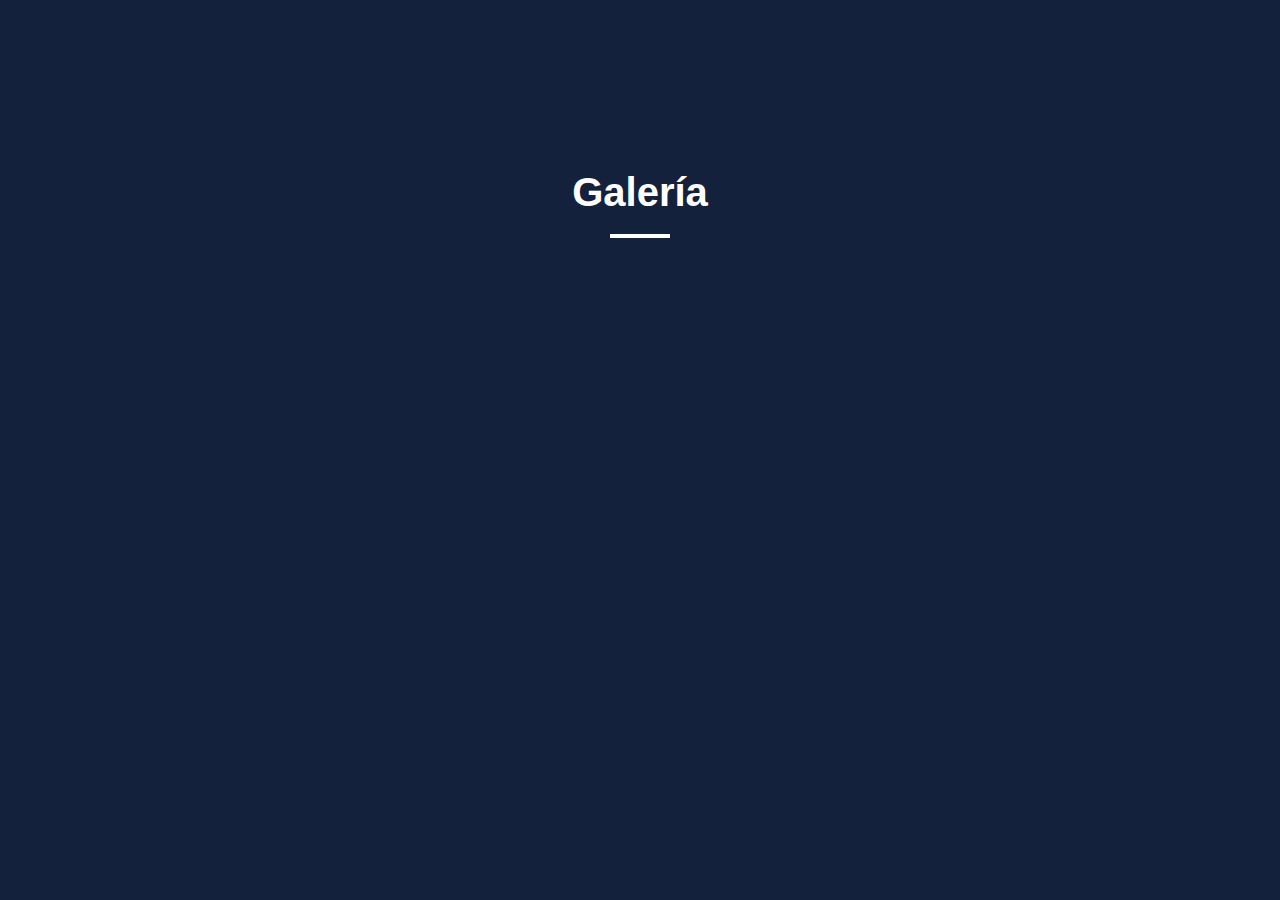
<file: blockes-html/galeria.html>
<!DOCTYPE html>
<html lang="es">
<head>
    <meta charset="UTF-8">
    <meta name="viewport" content="width=device-width, initial-scale=1.0">
    <title>Moldesa</title>
   <link rel="stylesheet" href="../css/style.css">
  </head>
<body>
    
<!-- Seccion Galería -->  
<section id="galeria" class="section">
        <h2 class="section-title-center animate-on-scroll">Galería</h2>
        <div class="gallery-grid">
            <div class="gallery-item animate-on-scroll"></div>
            <div class="gallery-item animate-on-scroll"></div>
            <div class="gallery-item animate-on-scroll"></div>
            <div class="gallery-item animate-on-scroll"></div>
            <div class="gallery-item animate-on-scroll"></div>
            <div class="gallery-item animate-on-scroll"></div>
            <div class="gallery-item animate-on-scroll"></div>
            <div class="gallery-item animate-on-scroll"></div>
        </div>
</section>

</body>
</html>
</file>
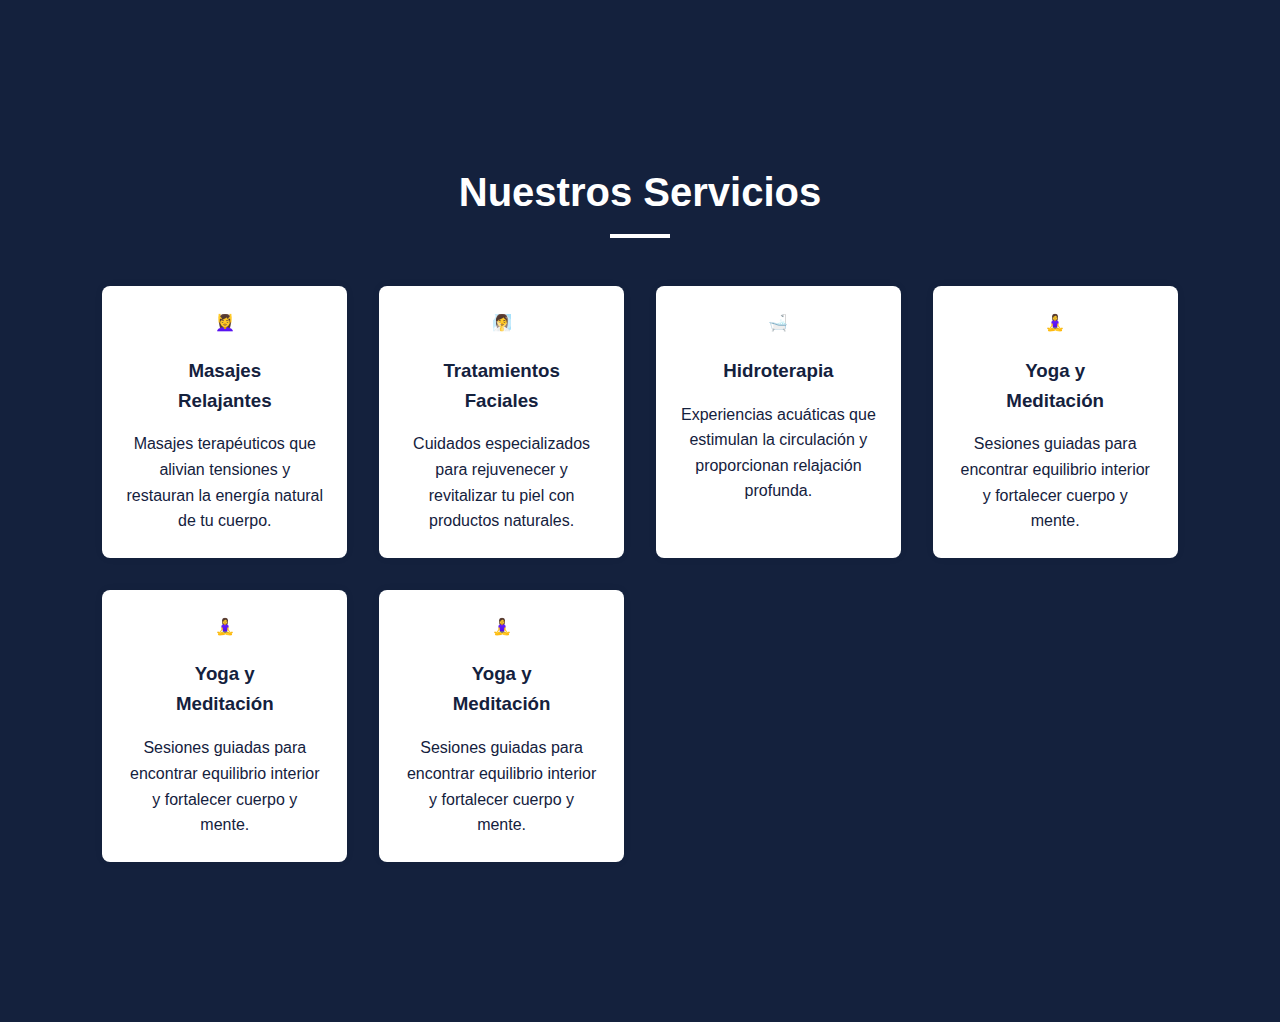
<file: blockes-html/servicios.html>
<!DOCTYPE html>
<html lang="es">
<head>
    <meta charset="UTF-8">
    <meta name="viewport" content="width=device-width, initial-scale=1.0">
    <title>Moldesa</title>
   <link rel="stylesheet" href="../css/style.css">
</head>
<body>
    
<!-- Seccion Servicios -->  
<section id="servicios" class="section">
        <h2 class="section-title-center animate-on-scroll">Nuestros Servicios</h2>
        <div class="services-grid">
            <div class="service-card animate-on-scroll">
                <div class="service-icon">💆‍♀️</div>
                <h3>Masajes Relajantes</h3>
                <p>Masajes terapéuticos que alivian tensiones y restauran la energía natural de tu cuerpo.</p>
            </div>
            <div class="service-card animate-on-scroll">
                <div class="service-icon">🧖‍♀️</div>
                <h3>Tratamientos Faciales</h3>
                <p>Cuidados especializados para rejuvenecer y revitalizar tu piel con productos naturales.</p>
            </div>
            <div class="service-card animate-on-scroll">
                <div class="service-icon">🛁</div>
                <h3>Hidroterapia</h3>
                <p>Experiencias acuáticas que estimulan la circulación y proporcionan relajación profunda.</p>
            </div>
            <div class="service-card animate-on-scroll">
                <div class="service-icon">🧘‍♀️</div>
                <h3>Yoga y Meditación</h3>
                <p>Sesiones guiadas para encontrar equilibrio interior y fortalecer cuerpo y mente.</p>
            </div>
             <div class="service-card animate-on-scroll">
                <div class="service-icon">🧘‍♀️</div>
                <h3>Yoga y Meditación</h3>
                <p>Sesiones guiadas para encontrar equilibrio interior y fortalecer cuerpo y mente.</p>
            </div>
             <div class="service-card animate-on-scroll">
                <div class="service-icon">🧘‍♀️</div>
                <h3>Yoga y Meditación</h3>
                <p>Sesiones guiadas para encontrar equilibrio interior y fortalecer cuerpo y mente.</p>
            </div>
        </div>
</section>

</body>
</html>
</file>
<file: css/style.css>
* {
    margin: 0;
    padding: 0;
    box-sizing: border-box;
}

:root {
  --primary-color: #14213d;          /* Azul oscuro */
  --secondary-color: #fca311;        /* Naranja */
  --accent-color: #e5e5e5;           /* Gris claro */
  --text-dark: #000000;              /* Negro */
  --text-light: #ffffff;             /* Blanco */
  --gradient-primary: linear-gradient(135deg, #7e6e4d 0%, #223e79 100%);
  --gradient-secondary: linear-gradient(135deg, #fca311 0%, #e5e5e5 100%);
  --shadow-soft: 0 10px 40px rgba(0, 0, 0, 0.1);
  --shadow-strong: 0 20px 60px rgba(0, 0, 0, 0.15);
}

html {
  scroll-behavior: smooth;
}

body {
    font-family: 'Segoe UI', Tahoma, Geneva, Verdana, sans-serif;
    line-height: 1.6;
    color: var(--text-dark);
    overflow-x: hidden;
    background-color: var(--primary-color);
}

p {
  color: var(--text-light);
}

/* Header fijo */
.fijo {
  position: fixed;
  top: 0;
  left: 0;
  width: 100%;
  background-color: var(--primary-color);
  z-index: 999;
  padding: 1rem 5%;
  box-shadow: var(--shadow-soft);
}
nav {
  display: flex;
  align-items: center;
  justify-content: space-between;
}
.logo {
  display: flex;
  align-items: center;
  gap: 0.5rem;
  color: var(--text-light);
  font-size: 1.2rem;
  font-weight: bold;
  text-decoration: none;
}

.logo img {
  height: 35px; /* Ajusta el tamaño del logo aquí */
  width: auto;
}

.logo-footer {
  display: flex;
  gap: 0.5rem;
  color: var(--text-light);
  font-size: 1.2rem;
  font-weight: bold;
  text-decoration: none;
  justify-content: center
}


.logo-footer img {
  height: 35px; /* Ajusta el tamaño del logo aquí */
  width: auto;
}

.icon-redessociales-footer {
  height: 24px; /* Ajusta el tamaño del logo aquí */
  width: auto;
}

footer p {
  font-size: small;
  padding-top: 50px;
}
/* Enlaces visibles por defecto (en desktop) */
.nav-links {
  display: flex;
  list-style: none;
  gap: 2rem;
}

.nav-links li a {
  color: white;
  text-decoration: none;
  font-weight: bold;
  transition: color 0.3s;
}

.nav-links li a:hover {
  color: var(--secondary-color);
}

/* Botón hamburguesa oculto por defecto */
.menu-toggle {
  display: none;
  flex-direction: column;
  justify-content: space-between;
  width: 30px;
  height: 22px;
  background: none;
  border: none;
  cursor: pointer;
  z-index: 1100;
}

.bar {
  height: 3px;
  width: 100%;
  background-color: var(--text-light);
  border-radius: 2px;
  transition: all 0.3s ease;
}

/* Animación al presionar */
.menu-toggle.active .top-bar {
  transform: rotate(45deg) translate(5px, 5px);
}

.menu-toggle.active .middle-bar {
  opacity: 0;
}

.menu-toggle.active .bottom-bar {
  transform: rotate(-45deg) translate(5px, -5px);
}

/* Hero Section */
/* Hero Section - Completamente Responsivo */
.hero {
  position: relative;
  min-height: 100vh;
  display: flex;
  align-items: center;
  justify-content: center;
  padding: 3rem 5%;
  background-image: url('https://res.cloudinary.com/dliredzt9/image/upload/v1754085423/fondo-hero_t03t7k.jpg');
  background-size: cover;
  background-position: center;
  background-repeat: no-repeat;
  background-attachment: fixed; /* Cambiado de fixed a scroll para móviles */
  z-index: 1;
}

.hero::before {
  content: '';
  position: absolute;
  inset: 0;
  background-color: rgba(0, 0, 0, 0.5); /* Gris oscuro semitransparente */
  z-index: -1;
}

.hero-grid {
  position: relative;
  z-index: 3;
  display: grid;
  grid-template-columns: 1fr 1fr;
  align-items: center;
  gap: 2rem;
  max-width: 1200px;
  width: 100%;
}

.hero-text {
  display: flex;
  flex-direction: column;
  padding-top: 80px;
}

.hero-text span {
   font-weight: bold;
  font-size: clamp(2rem, 8vw, 6rem); /* Responsivo con clamp */
  color: var(--text-light);
  text-shadow: 2px 2px 4px rgba(74, 74, 74, 0.7);
  line-height: 1.1;
}

.hero-text h1 {
  font-size: clamp(1.2rem, 3vw, 1.8rem); /* Responsivo con clamp */
  margin: 1rem 0 2rem;
  color: var(--text-light);
  text-shadow: 2px 2px 4px rgba(74, 74, 74, 0.7);
  line-height: 1.4;
}

.hero-image {
  width: 100%;
  height: auto;
  display: flex;
  justify-content: center;
  align-items: center;
  padding-top: 80px;
}

.hero-image img {
  width: 100%;
  max-width: 500px;
  height: auto;
  object-fit: contain;
  border-radius: 10px;
}

/* Botones CTA */
.cta-button-1 {
  display: inline-block;
  margin-top: 2rem;
  background: var(--gradient-primary);
  color: var(--text-light);
  padding: 1rem 2rem;
  text-decoration: none;
  border-radius: 50px;
  font-weight: bold;
  transition: all 0.3s ease;
  box-shadow: var(--shadow-soft);
  text-align: center;
  max-width: 200px;
}

.cta-button-1:hover {
  transform: translateY(-5px);
  box-shadow: var(--shadow-strong);
}

.cta-button-2 {
  display: none;
  margin-top: 2rem;
  background: var(--gradient-primary);
  color: var(--text-light);
  padding: 1rem 2rem;
  text-decoration: none;
  border-radius: 50px;
  font-weight: bold;
  transition: all 0.3s ease;
  box-shadow: var(--shadow-soft);
  text-align: center;
  grid-column: 1 / -1;
  justify-self: center;
  max-width: 200px;
}

.cta-button-2:hover {
  transform: translateY(-5px);
  box-shadow: var(--shadow-strong);
}
.icon-wrapper {
  display: inline-flex;
  align-items: center;
  justify-content: center;
  margin-left: 0.5rem;
  flex-shrink: 0;
}

.whatsapp-icon {
  width: 18px;
  height: 18px;
  min-width: 18px;
  min-height: 18px;
  filter: brightness(0) invert(1);
  object-fit: contain;
}
/* Secciones */
.section {
    padding: 10rem 8%;
    max-width: 1400px;
    margin: 0 auto;
    background-color: var(--primary-color);
}

.section-moldes p {
  color: var(--primary-color);
}

.section-title-izquierdo {
    text-align: left;
    font-size: 2.5rem;
    margin-bottom: 3rem;
    color: var(--text-light);
    position: relative;
}

.section-title-center {
    text-align: center;
    font-size: 2.5rem;
    margin-bottom: 3rem;
    color: var(--text-light);
    position: relative;
}

.section-title-izquierdo::after,
.section-title-center::after {
  content: "";
  display: block;
  width: 60px;           /* Largo del subrayado */
  height: 4px;           /* Alto del subrayado */
  background-color: var(--text-light); /* Mismo color que el título */
  margin-top: 10px;
}

.section-title-izquierdo::after {
  text-align: left;
}

.section-title-center::after {
  margin-left: auto;
  margin-right: auto;
}



/* Nosotros */
.section-nosotros {
background-color: #14213D;
background-image: url("data:image/svg+xml,%3Csvg xmlns='http://www.w3.org/2000/svg' width='100%25' height='100%25' viewBox='0 0 2 1'%3E%3Cdefs%3E%3ClinearGradient id='a' gradientUnits='userSpaceOnUse' x1='0' x2='0' y1='0' y2='1'%3E%3Cstop offset='0' stop-color='%2314213D'/%3E%3Cstop offset='1' stop-color='%232B4784'/%3E%3C/linearGradient%3E%3ClinearGradient id='b' gradientUnits='userSpaceOnUse' x1='0' y1='0' x2='0' y2='1'%3E%3Cstop offset='0' stop-color='%233E66BD' stop-opacity='0'/%3E%3Cstop offset='1' stop-color='%233E66BD' stop-opacity='1'/%3E%3C/linearGradient%3E%3ClinearGradient id='c' gradientUnits='userSpaceOnUse' x1='0' y1='0' x2='2' y2='2'%3E%3Cstop offset='0' stop-color='%233E66BD' stop-opacity='0'/%3E%3Cstop offset='1' stop-color='%233E66BD' stop-opacity='1'/%3E%3C/linearGradient%3E%3C/defs%3E%3Crect x='0' y='0' fill='url(%23a)' width='2' height='1'/%3E%3Cg fill-opacity='0.5'%3E%3Cpolygon fill='url(%23b)' points='0 1 0 0 2 0'/%3E%3Cpolygon fill='url(%23c)' points='2 1 2 0 0 0'/%3E%3C/g%3E%3C/svg%3E");
background-size: cover;
}
.about-content {
    display: grid;
    grid-template-columns: 1fr 1fr;
    gap: 3rem;
    align-items: center;
}

.about-text {
    font-size: 1.1rem;
    line-height: 1.8;
}

.about-image img{
    width: 100%;
    height: auto;
    border-radius: 20px;

}


/* Servicios */
.section-moldes {
  position: relative;
  align-items: center;
  justify-content: center;
  padding: 3rem 5%;
  background-image: url('https://res.cloudinary.com/dliredzt9/image/upload/v1754085423/fondo-hero_t03t7k.jpg');
  background-size: cover;
  background-position: center;
  background-repeat: no-repeat;
  background-attachment: fixed;
  z-index: 1;
}

.section-moldes::before {
  content: '';
  position: absolute;
  inset: 0;
  background-color: rgba(0, 0, 0, 0.71); /* Gris oscuro semitransparente */
  z-index: -1;
}

.services-grid {
  display: grid;
  grid-template-columns: repeat(4, 1fr);
  gap: 2rem;
  
}

.service-card {
  background-color: #fff;
  border-radius: 8px;
  padding: 1.5rem;
  text-align: center;
  box-shadow: 0 0 10px rgba(0,0,0,0.05);
}

.service-card-uno-wrapper {
  display: flex;
  justify-content: center;
  margin-top: 2rem;
}

.service-card-uno {
  width: 100%;
  max-width: 3500px;
  padding: 2rem;
  text-align: center;
  background-color: white;
  border-radius: 1rem;
  box-shadow: 0 4px 20px rgba(0, 0, 0, 0.1);
}

.moldes-img-uno img {
  width: 50%;
  height: auto;
  display: block;
  margin: 0 auto; /* Esto la centra horizontalmente */
}

.moldes-img-uno {
  display: flex;
  justify-content: center;
  align-items: center; /* solo si querés centrar también en eje Y */
}

.moldes-img img {
  width: 100%;
  height: auto;
  display: block;
  object-fit: cover;
  border-radius: 6px;
}

.service-card:hover {
    transform: translateY(-10px);
    box-shadow: var(--shadow-strong);
}

.service-card h3 {
    color: var(--primary-color);
    margin-bottom: 1rem;
    padding:20px 20px 0px 20px;
}

.service-card p {
    color: var(--primary-color);
    
}

.parrafo-accesorios {
 padding-left: 300px;
 padding-right: 300px;
}




/* Testimonios */
.section-testimonios {
background-color: #14213D;
background-image: url("data:image/svg+xml,%3Csvg xmlns='http://www.w3.org/2000/svg' width='100%25' height='100%25' viewBox='0 0 2 1'%3E%3Cdefs%3E%3ClinearGradient id='a' gradientUnits='userSpaceOnUse' x1='0' x2='0' y1='0' y2='1'%3E%3Cstop offset='0' stop-color='%2314213D'/%3E%3Cstop offset='1' stop-color='%232B4784'/%3E%3C/linearGradient%3E%3ClinearGradient id='b' gradientUnits='userSpaceOnUse' x1='0' y1='0' x2='0' y2='1'%3E%3Cstop offset='0' stop-color='%233E66BD' stop-opacity='0'/%3E%3Cstop offset='1' stop-color='%233E66BD' stop-opacity='1'/%3E%3C/linearGradient%3E%3ClinearGradient id='c' gradientUnits='userSpaceOnUse' x1='0' y1='0' x2='2' y2='2'%3E%3Cstop offset='0' stop-color='%233E66BD' stop-opacity='0'/%3E%3Cstop offset='1' stop-color='%233E66BD' stop-opacity='1'/%3E%3C/linearGradient%3E%3C/defs%3E%3Crect x='0' y='0' fill='url(%23a)' width='2' height='1'/%3E%3Cg fill-opacity='0.5'%3E%3Cpolygon fill='url(%23b)' points='0 1 0 0 2 0'/%3E%3Cpolygon fill='url(%23c)' points='2 1 2 0 0 0'/%3E%3C/g%3E%3C/svg%3E");
background-size: cover;
}
.testimonials-container {
    display: grid;
    grid-template-columns: repeat(auto-fit, minmax(300px, 1fr));
    gap: 2rem;
    margin-top: 3rem;
}

.testimonial {
    background: var(--accent-color);
    padding: 2rem;
    border-radius: 20px;
    box-shadow: var(--shadow-soft);
    position: relative;
}

.testimonial::before {
    content: '"';
    position: absolute;
    top: -10px;
    left: 20px;
    font-size: 4rem;
    color: var(--secondary-color);
}

.testimonial-text {
    font-style: italic;
    margin-bottom: 1rem;
    color: var(--primary-color);
}

.testimonial-author {
    font-weight: bold;
    color: var(--primary-color);
}

/* FAQ */
.section-fondo-dos {
background-color: #344e85;
background-image: url("data:image/svg+xml,%3Csvg xmlns='http://www.w3.org/2000/svg' width='100%25' height='100%25' viewBox='0 0 2 1'%3E%3Cdefs%3E%3ClinearGradient id='a' gradientUnits='userSpaceOnUse' x1='0' x2='0' y1='0' y2='1'%3E%3Cstop offset='0' stop-color='%2314213D'/%3E%3Cstop offset='1' stop-color='%232B4784'/%3E%3C/linearGradient%3E%3ClinearGradient id='b' gradientUnits='userSpaceOnUse' x1='0' y1='0' x2='0' y2='1'%3E%3Cstop offset='0' stop-color='%233E66BD' stop-opacity='0'/%3E%3Cstop offset='1' stop-color='%233E66BD' stop-opacity='1'/%3E%3C/linearGradient%3E%3ClinearGradient id='c' gradientUnits='userSpaceOnUse' x1='0' y1='0' x2='2' y2='2'%3E%3Cstop offset='0' stop-color='%233E66BD' stop-opacity='0'/%3E%3Cstop offset='1' stop-color='%233E66BD' stop-opacity='1'/%3E%3C/linearGradient%3E%3C/defs%3E%3Crect x='0' y='0' fill='url(%23a)' width='2' height='1'/%3E%3Cg fill-opacity='0.5'%3E%3Cpolygon fill='url(%23b)' points='0 1 0 0 2 0'/%3E%3Cpolygon fill='url(%23c)' points='2 1 2 0 0 0'/%3E%3C/g%3E%3C/svg%3E");
background-size: cover;
}

.faq-container {
    max-width: 800px;
    margin: 3rem auto 0;
}

.faq-item {
    background: var(--accent-color);
    margin-bottom: 1rem;
    border-radius: 10px;
    overflow: hidden;
    box-shadow: var(--shadow-soft);
}

.faq-question {
    width: 100%;
    padding: 1.5rem;
    background: none;
    border: none;
    text-align: left;
    cursor: pointer;
    font-size: 1.1rem;
    font-weight: bold;
    color: var(--primary-color);
    transition: all 0.3s ease;
}

.faq-question:hover {
    background: rgba(44, 85, 48, 0.1);
}

.faq-answer {
    padding: 0 1.5rem;
    max-height: 0;
    overflow: hidden;
    transition: all 0.3s ease;
}

.faq-answer.open {
    max-height: 200px;
    padding: 0 1.5rem 1.5rem;
}

.faq-answer p {
   color: var(--primary-color)
}

/* Call to Action */
.cta-section {
    color: var(--text-light);
    text-align: center;
    padding: 4rem 5%;
    margin-top: 4rem;
}

.cta-section h2 {
    font-size: 2.5rem;
    margin-bottom: 1rem;
    padding-left: 200px;
    padding-right: 200px;
}

.cta-section p {
    color: var(--text-light);
    font-size: 1.2rem;
    margin-bottom: 2rem;
    padding-left: 300px;
    padding-right: 300px;
}

.cta-button-white {
    background: rgb(18, 184, 0);
    color: var(--text-light);
    padding: 1rem 2rem;
    border: none;
    border-radius: 50px;
    font-size: 1.1rem;
    font-weight: bold;
    cursor: pointer;
    transition: all 0.3s ease;
    box-shadow: var(--shadow-soft);
}

.cta-button-white:hover {
    transform: translateY(-5px);
    box-shadow: var(--shadow-strong);
}



/* Footer */
footer {
    background: var(--text-dark);
    color: var(--text-light);
    text-align: center;
    padding: 2rem 5%;
}

/***********************************************/
/***************Queries*************************/
/**********************************************/

/* ================================
   SMART TV (≥ 1400px)
================================ */
@media (min-width: 1400px) {
  .hero span {
    font-size: 5rem;
  }

  .section {
    padding: 6rem 5%;
  }

    .services-grid {
    grid-template-columns: repeat(4, 1fr);
  }
}

/* ================================
   TABLET / NETBOOK (≤ 1023px)
================================ */
@media (max-width: 1023px) {
  .nav-links {
    display: none;
    flex-direction: column;
    align-items: center;
    background: var(--primary-color);
    position: absolute;
    top: 100%;
    left: 0;
    width: 100%;
    padding: 2rem 0;
  }

  .nav-links.active {
    display: flex;
  }

  .menu-toggle {
    display: flex;
  }
  .services-grid {
    grid-template-columns: repeat(2, 1fr);
  }

    .cta-section h2 {
    padding-left: 100px;
    padding-right: 100px;
  }

  .cta-section p {
    padding-left: 100px;
    padding-right: 100px;
  }
}

/* ================================
   TABLET / MÓVILES GRANDES (≤ 768px)
================================ */
@media (max-width: 768px) {
    
  .hero {
    min-height: 80vh;
    padding: 2rem 5%;
    background-attachment: scroll; /* Importante para móviles */
  }
    
  .hero-grid {
    grid-template-columns: 1fr;
    text-align: center;
    gap: 2rem;
  }

  .hero-text {
    padding-top: 90px;
    order: 1;
    align-items: center;
    padding-top: 60px;
  }

  .hero-image {
    order: 2;
     display: flex;
  flex-direction: column;
  align-items: center; /* opcional: centra horizontalmente */
  padding-top: 60px;
  }

  .hero-text span {
    font-size: 4rem;
  }

  .hero-text h1 {
    font-size: clamp(1rem, 4vw, 1.5rem);
    text-align: center;
    margin: 1rem 0 2rem;
    padding-left: 20px;
    padding-right: 20px;
  }

  .hero-image img {
    max-width: 350px;
    margin-top: -80px;
  }

  .cta-button-1 {
    display: none;
  }


.cta-button-2 {
  display: block;
  width: 100%;
}

  .cta-button-1,
  .cta-button-2 {
    padding: 0.75rem 1rem; /* Reduce padding para espacio limitado */
    max-width: 160px;      /* Botones un poco más estrechos en móvil */
    font-size: 0.9rem;     /* Texto un poco más pequeño */
  }
  .cta-button-1 {
    padding: 0.75rem 1rem !important;  /* !important para forzar */
    max-width: 160px !important;
    font-size: 0.9rem !important;
  }

  .icon-wrapper {
    margin-left: 0.3rem !important;
  }

  .whatsapp-icon {
    width: 16px !important;
    height: 16px !important;
    min-width: 16px !important;
    min-height: 16px !important;
  }

  .about-content {
    grid-template-columns: 1fr;
  }


  .section {
    padding: 3rem 5%;
  }

  .section-title {
    font-size: 2rem;
  
  }
  .section-title-izquierdo {
    text-align: center;
  }

  .section-title-izquierdo::after {
    margin-left: auto;
    margin-right: auto;
  }

  .services-grid {
    grid-template-columns: 1fr;
  }

  .moldes-img img {
    max-width: 100%;
    height: auto;
  }

.moldes-img-uno img {
  width: 100%;
  height: auto;
  display: block;
  object-fit: cover;
  border-radius: 6px;
}

.parrafo-accesorios {
 padding-left: 0px;
 padding-right: 0px;
}

  .cta-section h2,
  .cta-section p {
    padding-left: 20px;
    padding-right: 20px;
  }


}

/* ================================
   MÓVILES ESTÁNDAR (≤ 480px)
================================ */
@media (max-width: 480px) {
  .hero span {
    font-size: 3rem;
  }
  
  .cta-button-1 {
    display: none;
  }

  .cta-button-2 {
    display: block;
  }
 

  .services-grid {
    grid-template-columns: 1fr;
  }
    .gallery-grid {
      grid-template-columns: 1fr;
    }

  .testimonials-container {
    grid-template-columns: 1fr;
  }
}
</file>
